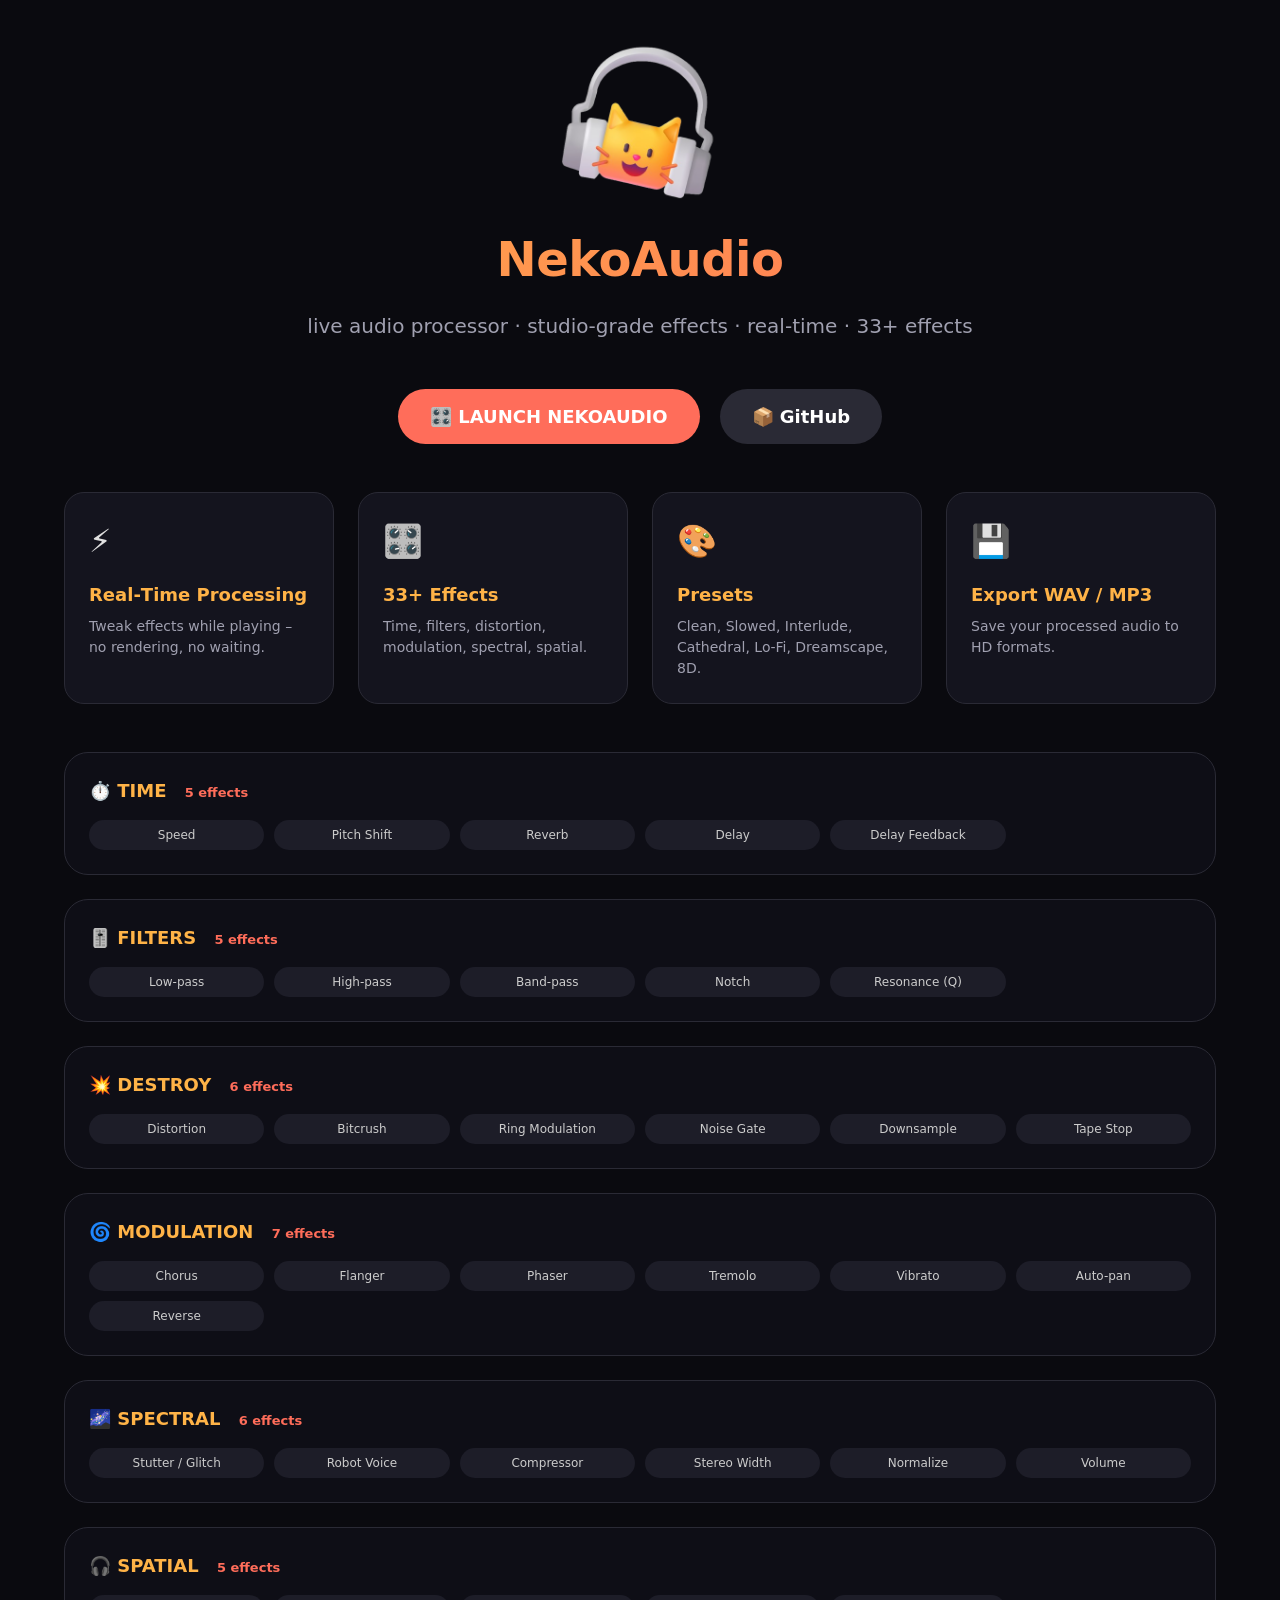
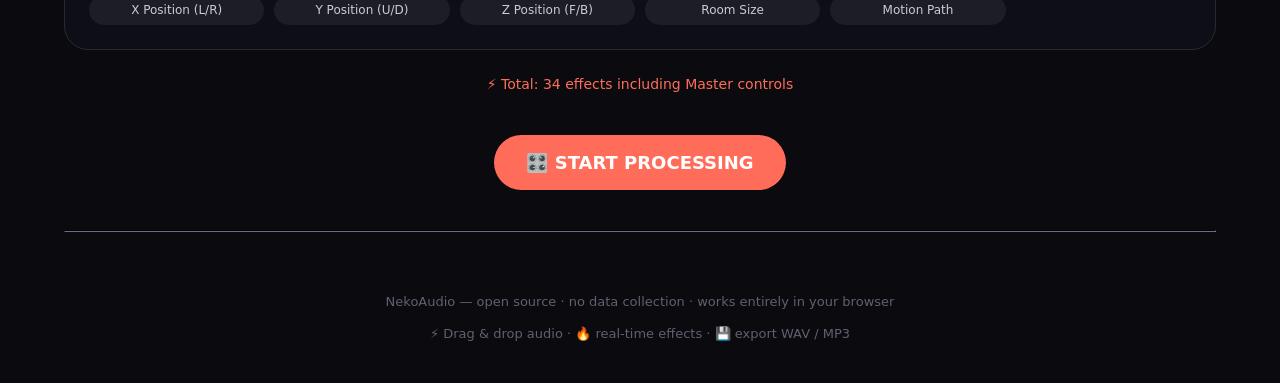
<file: index.html>
<!DOCTYPE html>
<html lang="en">
<head>
    <meta charset="UTF-8">
    <meta name="viewport" content="width=device-width, initial-scale=1.0">
    <title>NekoAudio · Live Audio Processor</title>
    <style>
        * {
            margin: 0;
            padding: 0;
            box-sizing: border-box;
        }

        body {
            background: #0a0a0f;
            color: #e0e0e0;
            font-family: 'Inter', 'Segoe UI', system-ui, sans-serif;
            line-height: 1.5;
        }

        .container {
            max-width: 1200px;
            margin: 0 auto;
            padding: 40px 24px;
        }

        /* header */
        .logo-section {
            text-align: center;
            margin-bottom: 16px;
        }

        .logo-img {
            height: 160px;
            width: auto;
            margin-bottom: 16px;
        }

        .logo-text {
            font-size: 48px;
            font-weight: 800;
            background: linear-gradient(135deg, #ffb347, #ff6d5a);
            -webkit-background-clip: text;
            background-clip: text;
            color: transparent;
            letter-spacing: -0.5px;
        }

        .tagline {
            font-size: 20px;
            color: #a0a0b0;
            margin-bottom: 48px;
            text-align: center;
        }

        /* features grid */
        .features {
            display: grid;
            grid-template-columns: repeat(auto-fit, minmax(260px, 1fr));
            gap: 24px;
            margin: 48px 0;
        }

        .feature-card {
            background: #14141e;
            border-radius: 20px;
            padding: 24px;
            border: 1px solid #2a2a35;
            transition: 0.2s;
        }

        .feature-card:hover {
            border-color: #ff6d5a;
            transform: translateY(-2px);
        }

        .feature-icon {
            font-size: 32px;
            margin-bottom: 16px;
        }

        .feature-title {
            font-size: 18px;
            font-weight: 600;
            margin-bottom: 8px;
            color: #ffb347;
        }

        .feature-desc {
            font-size: 14px;
            color: #a0a0b0;
        }

        /* buttons */
        .cta-buttons {
            display: flex;
            gap: 20px;
            flex-wrap: wrap;
            margin: 40px 0;
            justify-content: center;
        }

        .btn-primary {
            background: #ff6d5a;
            color: white;
            border: none;
            padding: 14px 32px;
            border-radius: 50px;
            font-size: 18px;
            font-weight: 600;
            cursor: pointer;
            text-decoration: none;
            display: inline-block;
            transition: 0.1s;
        }

        .btn-primary:hover {
            background: #ff8a7a;
            transform: scale(1.02);
        }

        .btn-secondary {
            background: #2a2a35;
            color: white;
            border: none;
            padding: 14px 32px;
            border-radius: 50px;
            font-size: 18px;
            font-weight: 600;
            cursor: pointer;
            text-decoration: none;
            display: inline-block;
        }

        .btn-secondary:hover {
            background: #3a3a48;
        }

        /* effects sections */
        .effects-category {
            background: #0e0e16;
            border-radius: 24px;
            padding: 24px;
            margin: 24px 0;
            border: 1px solid #2a2a35;
        }

        .effects-category h3 {
            color: #ffb347;
            margin-bottom: 16px;
            font-size: 18px;
        }

        .effects-grid {
            display: grid;
            grid-template-columns: repeat(auto-fill, minmax(160px, 1fr));
            gap: 10px;
        }

        .effect-tag {
            background: #1d1d28;
            padding: 6px 14px;
            border-radius: 40px;
            font-size: 12px;
            text-align: center;
            color: #ccc;
        }

        .effect-count {
            color: #ff6d5a;
            font-size: 13px;
            margin-left: 12px;
        }

        hr {
            border-color: #2a2a35;
            margin: 40px 0;
        }

        .footer {
            text-align: center;
            color: #606070;
            font-size: 13px;
            margin-top: 60px;
        }

        a {
            color: #ff8a7a;
            text-decoration: none;
        }
    </style>
</head>
<body>
    <div class="container">
        <div class="logo-section">
            <img src="NekoAudioLogoRaw.png" alt="NekoAudio" class="logo-img">
            <div class="logo-text">NekoAudio</div>
        </div>
        <div class="tagline">live audio processor · studio‑grade effects · real‑time · 33+ effects</div>

        <div class="cta-buttons">
            <a href="app/" class="btn-primary">🎛️ LAUNCH NEKOAUDIO</a>
            <a href="https://github.com/justchrisdevmeow/NekoAudio" class="btn-secondary">📦 GitHub</a>
        </div>

        <div class="features">
            <div class="feature-card">
                <div class="feature-icon">⚡</div>
                <div class="feature-title">Real‑Time Processing</div>
                <div class="feature-desc">Tweak effects while playing – no rendering, no waiting.</div>
            </div>
            <div class="feature-card">
                <div class="feature-icon">🎛️</div>
                <div class="feature-title">33+ Effects</div>
                <div class="feature-desc">Time, filters, distortion, modulation, spectral, spatial.</div>
            </div>
            <div class="feature-card">
                <div class="feature-icon">🎨</div>
                <div class="feature-title">Presets</div>
                <div class="feature-desc">Clean, Slowed, Interlude, Cathedral, Lo‑Fi, Dreamscape, 8D.</div>
            </div>
            <div class="feature-card">
                <div class="feature-icon">💾</div>
                <div class="feature-title">Export WAV / MP3</div>
                <div class="feature-desc">Save your processed audio to HD formats.</div>
            </div>
        </div>

        <!-- TIME CATEGORY -->
        <div class="effects-category">
            <h3>⏱️ TIME <span class="effect-count">5 effects</span></h3>
            <div class="effects-grid">
                <span class="effect-tag">Speed</span>
                <span class="effect-tag">Pitch Shift</span>
                <span class="effect-tag">Reverb</span>
                <span class="effect-tag">Delay</span>
                <span class="effect-tag">Delay Feedback</span>
            </div>
        </div>

        <!-- FILTERS CATEGORY -->
        <div class="effects-category">
            <h3>🎚️ FILTERS <span class="effect-count">5 effects</span></h3>
            <div class="effects-grid">
                <span class="effect-tag">Low-pass</span>
                <span class="effect-tag">High-pass</span>
                <span class="effect-tag">Band-pass</span>
                <span class="effect-tag">Notch</span>
                <span class="effect-tag">Resonance (Q)</span>
            </div>
        </div>

        <!-- DESTROY CATEGORY -->
        <div class="effects-category">
            <h3>💥 DESTROY <span class="effect-count">6 effects</span></h3>
            <div class="effects-grid">
                <span class="effect-tag">Distortion</span>
                <span class="effect-tag">Bitcrush</span>
                <span class="effect-tag">Ring Modulation</span>
                <span class="effect-tag">Noise Gate</span>
                <span class="effect-tag">Downsample</span>
                <span class="effect-tag">Tape Stop</span>
            </div>
        </div>

        <!-- MODULATION CATEGORY -->
        <div class="effects-category">
            <h3>🌀 MODULATION <span class="effect-count">7 effects</span></h3>
            <div class="effects-grid">
                <span class="effect-tag">Chorus</span>
                <span class="effect-tag">Flanger</span>
                <span class="effect-tag">Phaser</span>
                <span class="effect-tag">Tremolo</span>
                <span class="effect-tag">Vibrato</span>
                <span class="effect-tag">Auto-pan</span>
                <span class="effect-tag">Reverse</span>
            </div>
        </div>

        <!-- SPECTRAL CATEGORY -->
        <div class="effects-category">
            <h3>🌌 SPECTRAL <span class="effect-count">6 effects</span></h3>
            <div class="effects-grid">
                <span class="effect-tag">Stutter / Glitch</span>
                <span class="effect-tag">Robot Voice</span>
                <span class="effect-tag">Compressor</span>
                <span class="effect-tag">Stereo Width</span>
                <span class="effect-tag">Normalize</span>
                <span class="effect-tag">Volume</span>
            </div>
        </div>

        <!-- SPATIAL CATEGORY -->
        <div class="effects-category">
            <h3>🎧 SPATIAL <span class="effect-count">5 effects</span></h3>
            <div class="effects-grid">
                <span class="effect-tag">X Position (L/R)</span>
                <span class="effect-tag">Y Position (U/D)</span>
                <span class="effect-tag">Z Position (F/B)</span>
                <span class="effect-tag">Room Size</span>
                <span class="effect-tag">Motion Path</span>
            </div>
        </div>

        <!-- TOTAL COUNT -->
        <div style="text-align: center; margin: 20px 0; color: #ff6d5a; font-size: 14px;">
            ⚡ Total: 34 effects including Master controls
        </div>

        <div class="cta-buttons" style="justify-content: center;">
            <a href="app/" class="btn-primary">🎛️ START PROCESSING</a>
        </div>

        <hr>

        <div class="footer">
            <p>NekoAudio — open source · no data collection · works entirely in your browser</p>
            <p style="margin-top: 12px;">⚡ Drag & drop audio · 🔥 real‑time effects · 💾 export WAV / MP3</p>
        </div>
    </div>
</body>
</html>
</file>
